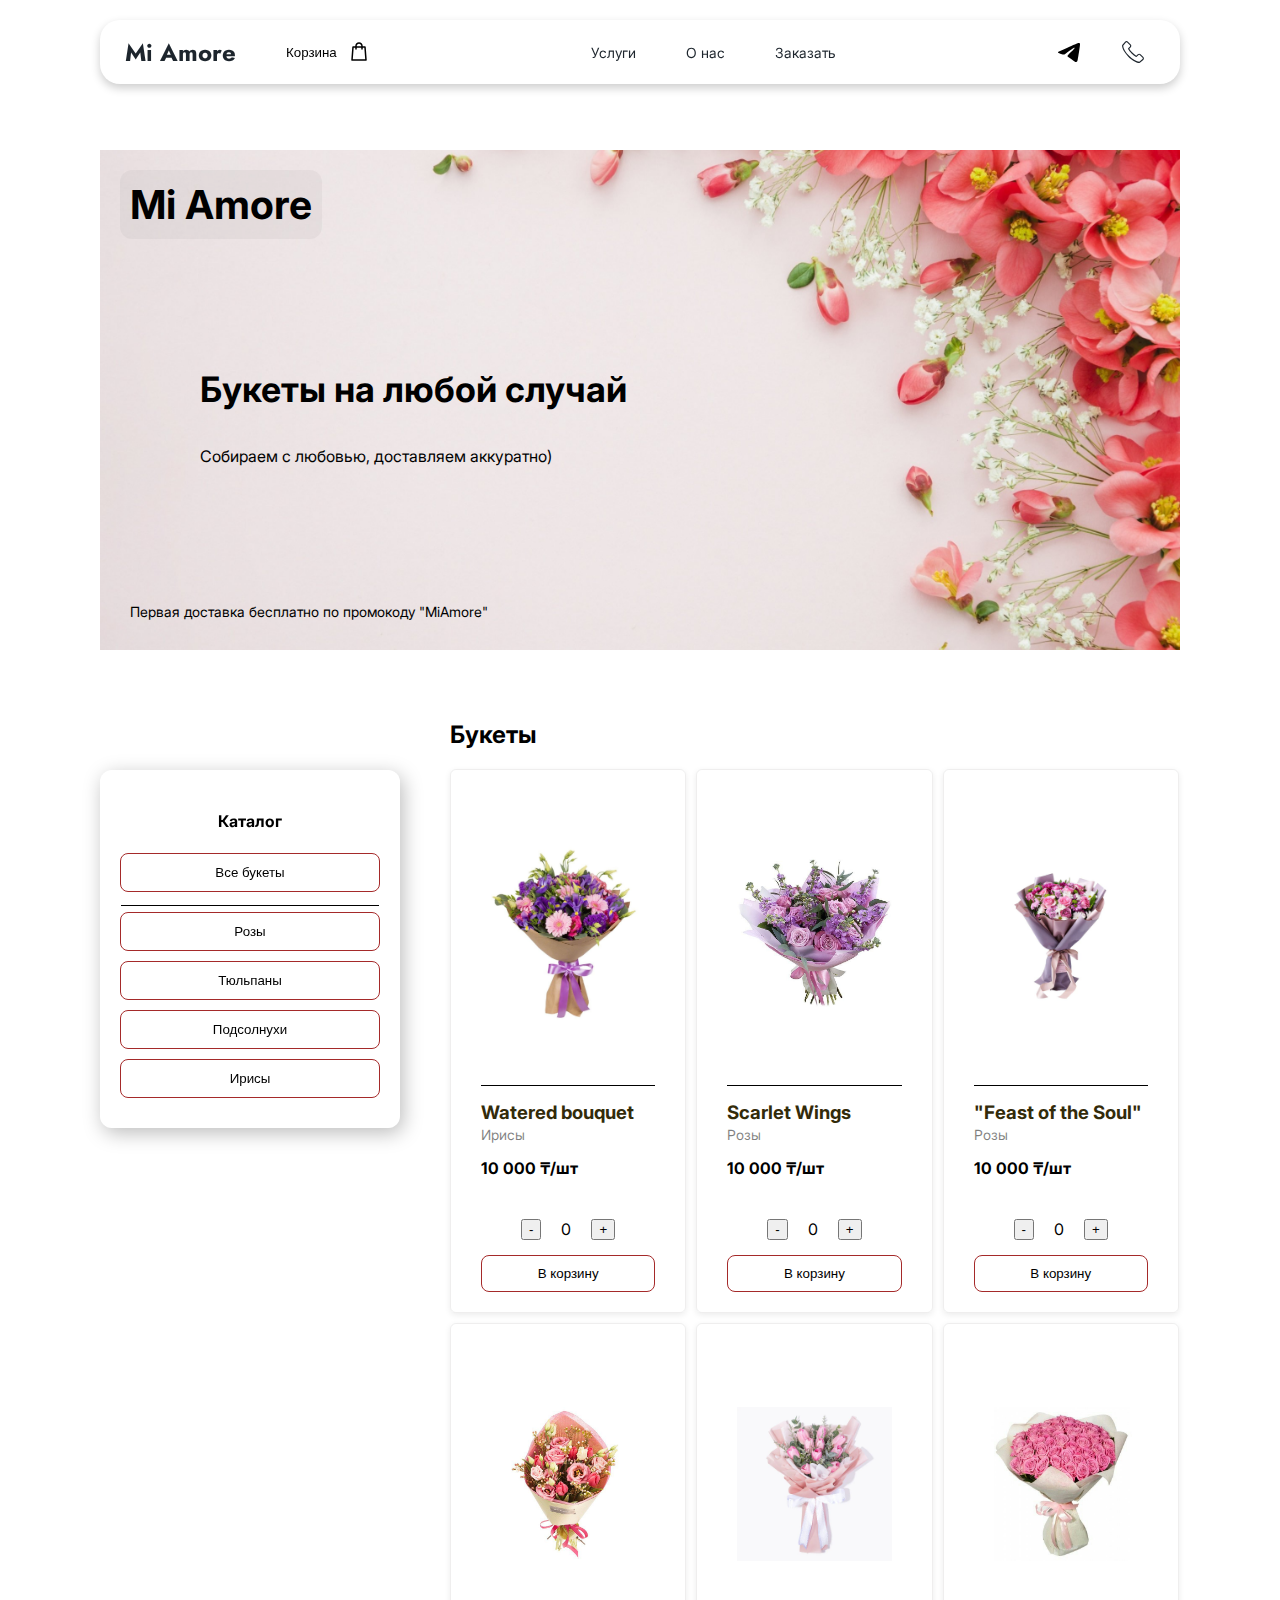
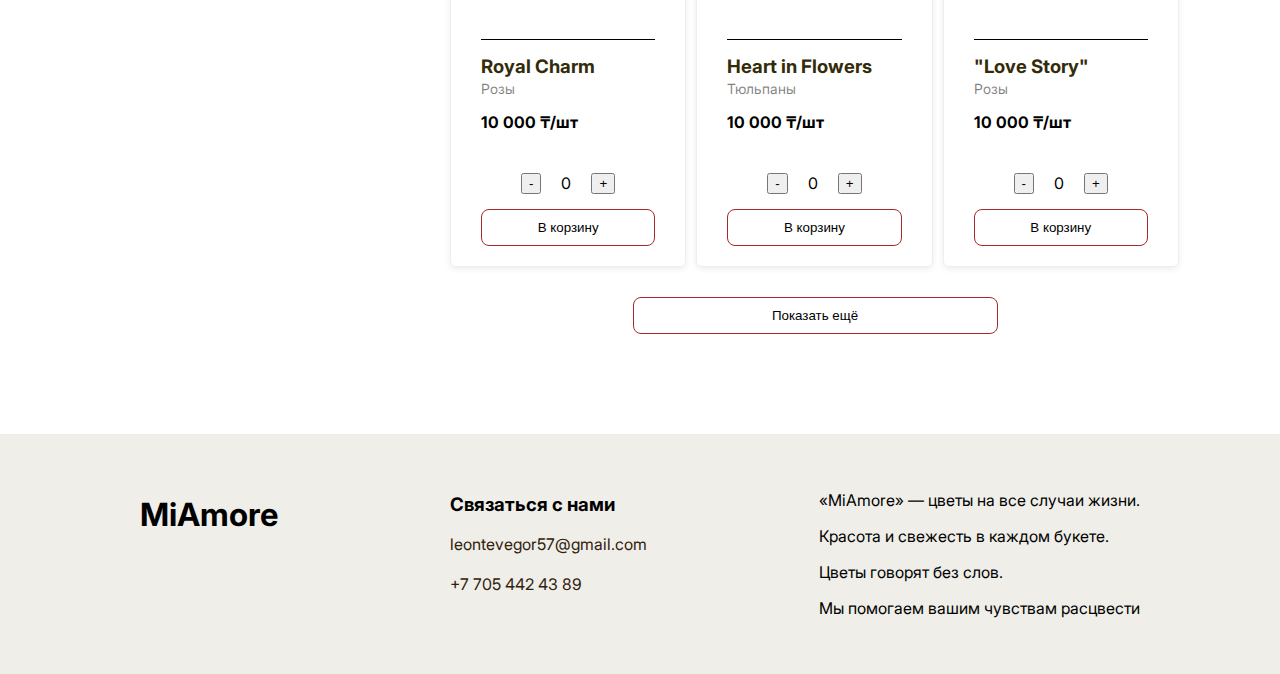
<file: index.html>
<!DOCTYPE html>
<html lang="en">

<head>
    <meta charset="UTF-8">
    <meta name="viewport" content="width=device-width, initial-scale=1.0">
    <link rel="stylesheet" href="style.css">
    <script type="module" src="./js/main.js"></script>
    <title>Document</title>
</head>

<body>
    <header class="header">
        <div class="container">
            <div class="header__content">
                <div class="header__left-col">
                    <a href="/index.html" class="header__logo">
                        Mi Amore
                    </a>
                    <div class="header__input-label">
                        <button class="header__search-button">
                            Корзина
                            <svg class="header__search-icon" width="24" height="24" aria-hidden="true">
                                <use xlink:href="images/sprite.svg#icon-basket"></use>
                            </svg>
                        </button>
                        <div class="header__basket basket">
                            <div class="basket__scroll">
                                <ul class="basket__list">
                            </ul>

                            <div class="basket__empty-block">Корзина пока пуста</div>

                            </div>
                             <a class="basket__link btn" href="./basket-pay.html">Перейти к оформлению</a>
                        </div>
                    </div>
                </div>

                <ul class="header__nav">
                    <li class="header__nav-item">
                        <a href="#catalog" class="header__nav-link">Услуги</a>
                    </li>
                    <li class="header__nav-item">
                        <a href="#" class="header__nav-link">О нас</a>
                    </li>
                    <li class="header__nav-item">
                        <a href="./basket-pay.html" class="header__nav-link">Заказать</a>
                    </li>
                </ul>

                <ul class="header__contacts">
                    <li class="header__contacts-item">
                        <a class="header__contact"
                            href="https://t.me/eg1oria?text=Здравствуйте%2C+хочу+уточнить+информацию+по+вашим+услугам"
                            aria-label="Позвонить в компанию">
                            <svg class="header__phone-icon" width="24" height="24" aria-hidden="true">
                                <use xlink:href="images/sprite.svg#icon-tg"></use>
                            </svg>
                        </a>
                    </li>

                    <li class="header__contacts-item">
                        <a class="header__contact" href="tel:+7054424389" target="_blank"
                            aria-label="Позвонить в компанию">
                            <svg class="header__phone-icon" width="24" height="24" aria-hiddenм="true">
                                <use xlink:href="images/sprite.svg#icon-phone"></use>
                            </svg>
                        </a>
                    </li>
                </ul>
            </div>
        </div>
    </header>

    <div class="intro">
        <div class="container">

            <div class="intro__content">
                <p class="intro__logo">Mi Amore</p>
                <h1 class="intro__title">Букеты на любой случай</h1>
                <p class="intro__text">Собираем с любовью, доставляем аккуратно)</p>
                <p class="intro__subtext">Первая доставка бесплатно по промокоду "MiAmore"</p>
            </div>
        </div>
    </div>

    <main class="main">
        <div class="container">
            <div class="main__container">
                <div class="main__left">

                    <div class="main__left-content">
                        <h4 class="main__left-title" >Каталог</h4>
                        <ul class="main__left-list">
                            <li class="main__left-item"><button id="all" class="main__left-button"><a href="#catalog">Все букеты</a></button>
                            </li>
                            <li class="main__left-item"><button id="roseBtn" class="main__left-button"><a href="#catalog">Розы</a></button>
                            </li>
                            <li class="main__left-item"><button id="toulBtn" class="main__left-button"><a href="#catalog">Тюльпаны</a></button>
                            </li>
                            <li class="main__left-item"><button id="sunflBtn"
                                    class="main__left-button"><a href="#catalog">Подсолнухи</a></button></li>
                            <li class="main__left-item"><button id="irisBtn" class="main__left-button"><a href="#catalog">Ирисы</a></button>
                            </li>
                        </ul>
                    </div>
                </div>

                <div class="main__right" id="catalog">
                    <h2 class="main__right-title">Букеты
                    </h2>

                    <ul class="main__right-list"></ul>
                    <button id="loadMore">Показать ещё</button>
                </div>
            </div>
        </div>
    </main>

    <footer class="footer">
        <div class="container">
            <div class="footer__content">
                <h1 class="footer__logo">MiAmore</h1>
                <div class="footer__contacts">
                    <h3 class="footer__contacts-title">Связаться с нами</h3>
                    <div class="footer__contacts-items">
                        <a href="mail:leontevegor57@gmail.com" class="footer__contacts-mail">leontevegor57@gmail.com</a>
                        <a class="footer__contacts-phone" href="tel:+7054424389" target="_blank"
                            aria-label="Позвонить в компанию">+7 705 442 43 89</a>
                    </div>
                </div>

                <div class="footer__slogan">
                    <p class="footer__slogan-title">«MiAmore» — цветы на все случаи жизни.</p>
                    <p class="footer__slogan-subtitle">Красота и свежесть в каждом букете.</p>
                    <p class="footer__slogan-subtitle">Цветы говорят без слов.</p>
                    <p class="footer__slogan-subtitle">Мы помогаем вашим чувствам расцвести</p>
                </div>
            </div>
        </div>
    </footer>


    
</body>

</html>
</file>
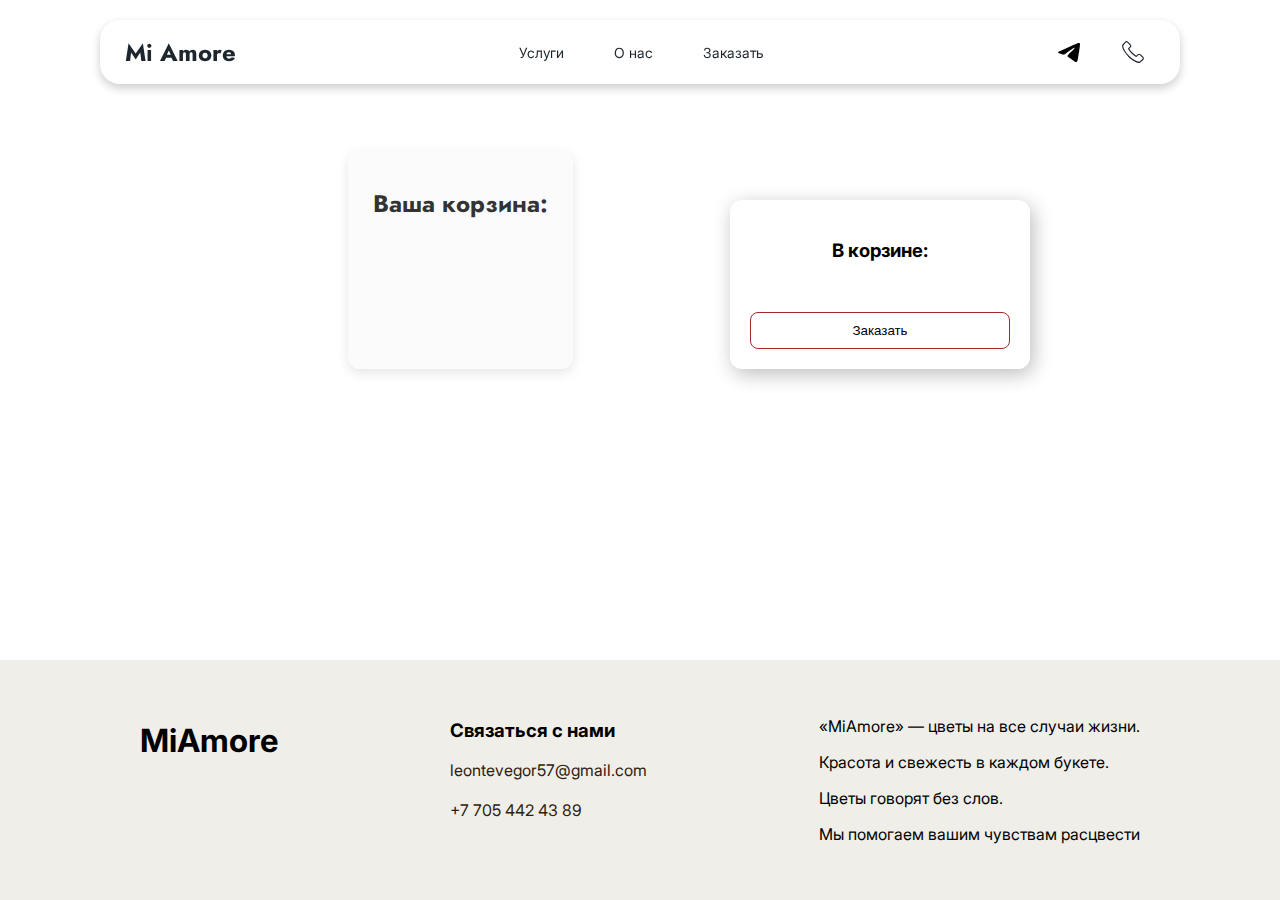
<file: basket-pay.html>
<!DOCTYPE html>
<html lang="en">

<head>
    <meta charset="UTF-8">
    <meta name="viewport" content="width=device-width, initial-scale=1.0">

    <title>Document</title>
    <link rel="stylesheet" href="style.css">
</head>

<body>

    <header class="header">
        <div class="container">
            <div class="header__content">
                <div class="header__left-col">
                    <a href="/index.html" class="header__logo">
                        Mi Amore
                    </a>
                </div>

                <ul class="header__nav">
                    <li class="header__nav-item">
                        <a href="index.html#catalog" class="header__nav-link">Услуги</a>
                    </li>
                    <li class="header__nav-item">
                        <a href="#" class="header__nav-link">О нас</a>
                    </li>
                    <li class="header__nav-item">
                        <a href="#" class="header__nav-link">Заказать</a>
                    </li>
                </ul>

                <ul class="header__contacts">
                    <li class="header__contacts-item">
                        <a class="header__contact"
                            href="https://t.me/eg1oria?text=Здравствуйте%2C+хочу+уточнить+информацию+по+вашим+услугам"
                            aria-label="Позвонить в компанию">
                            <svg class="header__phone-icon" width="24" height="24" aria-hidden="true">
                                <use xlink:href="images/sprite.svg#icon-tg"></use>
                            </svg>
                        </a>
                    </li>

                    <li class="header__contacts-item">
                        <a class="header__contact" href="tel:+7054424389" target="_blank"
                            aria-label="Позвонить в компанию">
                            <svg class="header__phone-icon" width="24" height="24" aria-hiddenм="true">
                                <use xlink:href="images/sprite.svg#icon-phone"></use>
                            </svg>
                        </a>
                    </li>
                </ul>
            </div>
        </div>
    </header>

    <main class="pay">
        <div class="container">
            <div class="pay__content">

                <div class="pay__left">
                <h1 class="pay__title">
                    Ваша корзина:
                </h1>
                <ul class="pay__list"></ul>
            </div>


            <div class="pay__right">
                <div class="pay__right-content">
                    <h3 class="pay__right-title">
                    В корзине:
                </h3>
                <span class="pay__right-count"></span>
                <p class="pay__right-summ"></p>

                <button class="pay__right-btn">Заказать</button>
                </div>
                
            </div>

            </div>
            
        </div>
    </main>



    <footer class="footer">
        <div class="container">
            <div class="footer__content">
                <h1 class="footer__logo">MiAmore</h1>
                <div class="footer__contacts">
                    <h3 class="footer__contacts-title">Связаться с нами</h3>
                    <div class="footer__contacts-items">
                        <a href="mail:leontevegor57@gmail.com" class="footer__contacts-mail">leontevegor57@gmail.com</a>
                        <a class="footer__contacts-phone" href="tel:+7054424389" target="_blank"
                            aria-label="Позвонить в компанию">+7 705 442 43 89</a>
                    </div>
                </div>

                <div class="footer__slogan">
                    <p class="footer__slogan-title">«MiAmore» — цветы на все случаи жизни.</p>
                    <p class="footer__slogan-subtitle">Красота и свежесть в каждом букете.</p>
                    <p class="footer__slogan-subtitle">Цветы говорят без слов.</p>
                    <p class="footer__slogan-subtitle">Мы помогаем вашим чувствам расцвести</p>
                </div>
            </div>
        </div>
    </footer>


    <script type="module" src="./js/main.js" defer></script>
</body>

</html>
</file>
<file: style.css>
/* Global */
/* ---------------------------------- */
@font-face {
  font-family: "Jost";
  src: url("/fonts/Jost-Regular.ttf") format("truetype");
  font-weight: 400;
  font-style: normal;
}
@font-face {
  font-family: "Jost";
  src: url("/fonts/Jost-Bold.ttf") format("truetype");
  font-weight: 700;
  font-style: normal;
}
@font-face {
  font-family: "Inter";
  src: url("/fonts/Inter_24pt-Regular.ttf") format("truetype");
  font-weight: 300;
  font-style: normal;
}
@font-face {
  font-family: "Inter";
  src: url("/fonts/Inter_24pt-Bold.ttf") format("truetype");
  font-weight: 600;
  font-style: normal;
}
.container {
  max-width: 1440px;
  margin: 0 auto;
  padding: 0 100px;
}

*,
*::after,
*::before {
  box-sizing: border-box;
}

html {
  scroll-behavior: smooth;
}

body {
  font-weight: 300;
  display: flex;
  flex-direction: column;
  font-family: "Inter", sans-serif;
  margin: 0;
  min-height: 100vh;
  padding: 0;
  position: relative;
}

img {
  display: block;
  max-width: 100%;
  -o-object-fit: cover;
     object-fit: cover;
}

li {
  list-style-type: none;
}

ul {
  padding: 0;
  margin: 0;
}

/* Blocks */
/* ---------------------------------- */
.header {
  width: 100%;
  position: fixed;
  padding: 20px 0;
  top: 0;
  left: 0;
  z-index: 100;
}
.header__content {
  display: flex;
  justify-content: space-between;
  background-color: #ffffff;
  padding: 10px 25px;
  border-radius: 20px;
  box-shadow: 0px 4px 10px rgba(0, 0, 0, 0.2);
}
.header__logo {
  font-family: Jost, sans-serif;
  font-size: 24px;
  font-weight: bold;
  color: #1d252d;
  text-decoration: none;
  margin: 0;
}
.header__left-col {
  display: flex;
  align-items: center;
  gap: 40px;
}
.header__btn {
  border: 1px solid #524a31;
  border-radius: 25px;
  font-family: "Inter", sans-serif;
  font-size: 14px;
  font-weight: 600;
  display: flex;
  align-items: center;
  gap: 5px;
  padding: 5px 8px;
  background-color: black;
  color: white;
}
.header__btn:hover {
  cursor: pointer;
  background-color: rgba(0, 0, 0, 0.877);
}
.header__menu-logo {
  color: white;
}
.header__nav {
  display: flex;
  gap: 50px;
}
.header__nav-link {
  text-decoration: none;
  color: #1d252d;
  height: 100%;
  display: flex;
  align-items: center;
}
.header__nav-item {
  font-family: "Inter", sans-serif;
  font-size: 14px;
  color: #1d252d;
  display: flex;
  flex-direction: column;
  align-items: center;
  justify-content: center;
}
.header__nav-item:hover {
  cursor: pointer;
  text-decoration: underline;
}
.header__contacts {
  display: flex;
  justify-content: center;
  align-items: center;
  gap: 20px;
  flex-wrap: wrap;
}
.header__contact {
  color: #1d252d;
  border-radius: 20px;
  cursor: pointer;
  padding: 10px;
  display: flex;
  justify-content: center;
}
.header__contacts-item {
  border-radius: 50%;
}
.header__contact:hover {
  background-color: rgba(220, 220, 220, 0.479);
}
.header__menu {
  width: 25%;
  display: flex;
  flex-direction: column;
  gap: 20px;
  height: 100vh;
  position: absolute;
  top: 0;
  left: 0;
  background-color: rgba(82, 82, 82, 0.7529411765);
  box-shadow: 2px 0 10px rgba(0, 0, 0, 0.1);
  z-index: 1000;
  padding: 20px;
  transition: display 1s linear;
  opacity: 0;
  transform: translateX(-100%);
  pointer-events: none;
  transition: all 0.4s ease;
}
.header__menu-active {
  opacity: 1;
  transform: translateX(0);
  pointer-events: auto;
}
.header__input-label {
  display: flex;
  align-items: center;
  justify-content: center;
  gap: 5px;
}
.header__input {
  border: 1px solid rgb(151, 116, 85);
  border-radius: 20px;
  width: 150px;
  padding: 12px 10px 10px 13px;
}
.header__input:hover {
  border: 1px solid rgb(138, 101, 68);
}
.header__search-button {
  border: none;
  background-color: #fff;
  cursor: pointer;
  display: flex;
  padding: 10px 10px;
  border-radius: 16px;
  gap: 10px;
  align-items: center;
}
.header__search-button:hover {
  background-color: rgba(45, 45, 51, 0.062);
}

.start-img {
  width: 100%;
  clip-path: polygon(0 35%, 100% 35%, 100% 100%, 0% 100%);
  margin: -130px 0 80px 0;
}

.intro {
  margin: 150px 0 70px 0;
}
.intro__content {
  background: url("/images/imfg-fone.jpg") no-repeat center/cover;
  width: 100%;
  height: 500px;
  padding: 100px;
  display: flex;
  flex-direction: column;
  align-items: left;
  justify-content: center;
  position: relative;
}
.intro__title {
  margin: 50px 0 20px 0;
  font-size: 35px;
}
.intro__subtext {
  font-size: 14px;
  margin: auto 0 0 0;
  position: absolute;
  bottom: 30px;
  left: 30px;
}
.intro__logo {
  font-size: 40px;
  font-weight: bold;
  position: absolute;
  top: 20px;
  left: 20px;
  margin: 0;
  background-color: rgba(0, 0, 0, 0.0352941176);
  padding: 10px;
  border-radius: 12px;
}

.main {
  margin: 0 0 70px 0;
}
.main__right {
  display: flex;
  flex-direction: column;
  width: 100%;
}
.main__right-title {
  margin: 0 0 20px 0;
}
.main__right-item {
  padding: 10px 30px 20px 30px;
  display: flex;
  flex-direction: column;
  border: 1px solid rgba(10, 7, 7, 0.068);
  border-radius: 6px;
  width: calc(33.33% - 7px);
  box-shadow: 0 2px 6px rgba(0, 0, 0, 0.08);
}
.main__right-list {
  display: flex;
  gap: 10px;
  flex-wrap: wrap;
  width: 200px;
  width: 100%;
}
.main__item-title::before {
  content: "";
  display: block;
  height: 1px;
  background-color: black;
  margin: 5px 0 15px 0;
}
.main__item-title {
  margin: 0;
  color: rgb(51, 43, 10);
}
.main__item-subtitle {
  margin: 2px 0 15px 0;
  font-weight: 400;
  font-size: 14px;
  color: rgba(0, 0, 0, 0.5137254902);
}
.main__item-price {
  font-weight: bold;
  display: block;
  margin: 0 0 25px 0;
}
.main__buttons {
  display: flex;
  flex-direction: column;
}
.main__buy-button {
  width: 100%;
  padding: 10px;
  border: 1px solid brown;
  background-color: transparent;
  border-radius: 8px;
  transition: background-color 0.2s linear;
  cursor: pointer;
}
.main__buy-button:hover {
  background-color: rgba(250, 128, 114, 0.356);
}
.main__count-container {
  display: flex;
  align-items: center;
  justify-content: center;
  gap: 20px;
}
.main__buttons {
  margin: auto 0 0 0;
}
.main__img {
  padding: 10px;
  max-width: 100%;
  max-height: 100%;
}
.main__img-container {
  height: 300px;
  display: flex;
  flex-direction: column;
  align-items: center;
  justify-content: center;
}
.main__container {
  display: flex;
  gap: 50px;
}
.main__left {
  position: relative;
  display: flex;
  flex-direction: column;
}
.main__left-content {
  width: 300px;
  height: auto;
  background-color: rgba(255, 255, 255, 0.212);
  margin: 50px 0 0 0;
  padding: 20px;
  display: flex;
  flex-direction: column;
  align-items: center;
  border-radius: 12px;
  box-shadow: 3px 5px 20px rgba(0, 0, 0, 0.267);
  position: sticky;
  top: 150px;
}
.main__left-item {
  margin: 0 0 10px 0;
  width: 100%;
}
.main__left-list {
  width: 100%;
}
.main__left-button {
  width: 100%;
  border: 1px solid brown;
  background-color: transparent;
  border-radius: 8px;
  transition: background-color 0.2s linear;
  cursor: pointer;
  display: flex;
}
.main__left-button:hover {
  background-color: rgba(250, 128, 114, 0.356);
}
.main__left-button a {
  width: 100%;
  padding: 10px;
  border-radius: 8px;
  transition: background-color 0.2s linear;
  color: #000;
  text-decoration: none;
}

#catalog {
  scroll-margin-top: 100px;
}

#all {
  margin: 0 0 20px 0;
  position: relative;
}
#all::after {
  content: "";
  height: 1px;
  background-color: black;
  position: absolute;
  width: 100%;
  bottom: -15px;
  left: 0;
}

#loadMore {
  margin: 30px auto;
  width: 50%;
  padding: 10px;
  border: 1px solid brown;
  background-color: transparent;
  border-radius: 8px;
  transition: background-color 0.2s linear;
  cursor: pointer;
}
#loadMore:hover {
  background-color: rgba(250, 128, 114, 0.356);
}
#loadMore:disabled {
  background-color: rgba(126, 125, 125, 0.3490196078);
  border-color: gray;
  cursor: default;
}

.added {
  background-color: rgba(250, 128, 114, 0.356);
}

.basket {
  background-color: #ffffff;
  border-radius: 8px;
  padding: 16px;
  position: absolute;
  left: 20%;
  top: 100%;
  box-shadow: 0 10px 60px 0 rgba(72, 72, 72, 0.1019607843);
  opacity: 0;
  transform: translateY(-20px);
  pointer-events: none;
  transition: opacity 0.3s linear, transform 0.3s linear;
  z-index: 10;
  width: auto;
  display: flex;
  flex-direction: column;
  align-items: center;
}
.basket__scroll {
  max-height: 300px;
  overflow-y: auto;
  width: 100%;
  padding-right: 5px;
}
.basket .basket__scroll::-webkit-scrollbar {
  width: 6px;
}
.basket .basket__scroll::-webkit-scrollbar-thumb {
  background-color: rgba(0, 0, 0, 0.274);
  border-radius: 3px;
}
.basket--active {
  opacity: 1;
  transform: translateY(0);
  pointer-events: all;
}
.basket__empty-block {
  text-align: center;
  padding: 40px 100px;
  width: auto;
}
.basket__list {
  display: flex;
  flex-direction: column;
  gap: 16px;
  list-style: none;
  margin: 0 0 16px;
  padding: 0;
}
.basket__item {
  display: grid;
  gap: 20px;
  grid-template-columns: 75px 115px 20px 1fr 40px;
  align-items: center;
  font-size: 14px;
  font-weight: 500;
  line-height: 16.8px;
  border: 1px solid burlywood;
  padding: 10px 20px 10px 10px;
  border-radius: 12px;
  transition: background 0.1s linear;
}
.basket__item:hover {
  background-color: rgba(222, 184, 135, 0.151);
}
.basket__img {
  align-items: flex-start;
  background-color: white;
  border-radius: 6px;
  display: flex;
  height: 75px;
  justify-content: center;
  width: 75px;
  overflow: hidden;
}
.basket__img img {
  height: 75px;
  -o-object-fit: contain;
     object-fit: contain;
  width: 75px;
}
.basket__link {
  display: none;
  flex-direction: column;
  padding: 7px 10px;
  color: #000;
  text-decoration: none;
  border: 1px solid brown;
  border-radius: 8px;
  margin: 10px 0 0 0;
  transition: background 0.2s linear;
}
.basket__link:hover {
  background-color: rgba(250, 128, 114, 0.356);
}

.main__menu-icon {
  padding: 0;
  width: 20px;
  height: 20px;
}

.basket__item-close {
  width: 40px;
  height: 40px;
  display: flex;
  flex-direction: column;
  align-items: center;
  justify-content: center;
  position: relative;
  background-color: transparent;
  cursor: pointer;
  border-radius: 8px;
  border: none;
  transition: background 0.2s linear, box-shadow 0.1s linear;
}
.basket__item-close:hover {
  background-color: rgba(255, 255, 255, 0.5019607843);
  box-shadow: 0 0 5px 1px rgba(224, 38, 17, 0.568);
}

.footer {
  background-color: rgba(151, 141, 110, 0.1529411765);
  margin: auto 0 0 0;
}
.footer__content {
  display: flex;
  justify-content: space-between;
  padding: 40px;
}
.footer__contacts {
  display: flex;
  flex-direction: column;
}
.footer__contacts-items {
  display: flex;
  flex-direction: column;
  gap: 20px;
}
.footer__contacts-mail {
  color: rgb(48, 32, 12);
  text-decoration: none;
}
.footer__contacts-mail:hover {
  text-decoration: underline;
}
.footer__contacts-phone {
  color: rgb(48, 32, 12);
  display: block;
  opacity: 1;
  text-decoration: none;
}
.footer__contacts-phone:hover {
  text-decoration: underline;
}

.pay {
  margin: 150px;
  position: relative;
}
.pay__left {
  background-color: rgba(249, 249, 249, 0.6039215686);
  padding: 20px 25px;
  border-radius: 12px;
  box-shadow: 0 4px 12px rgba(0, 0, 0, 0.1);
  max-width: 500px;
  margin: 0 auto;
}
.pay__content {
  display: flex;
  gap: 60px;
}
.pay__title {
  font-family: "Jost", sans-serif;
  font-size: 24px;
  font-weight: 600;
  color: #333;
  margin-bottom: 20px;
  text-align: center;
}
.pay__list {
  padding: 0;
  margin: 0;
  display: flex;
  flex-direction: column;
  gap: 15px;
}
.pay__list li {
  display: flex;
  justify-content: space-between;
  align-items: center;
  background-color: #fff;
  padding: 12px 16px;
  border-radius: 10px;
  box-shadow: 0 2px 6px rgba(0, 0, 0, 0.05);
  transition: transform 0.2s, box-shadow 0.2s;
}
.pay__list li:hover {
  transform: translateY(-2px);
  box-shadow: 0 6px 12px rgba(0, 0, 0, 0.1);
}
.pay__name {
  font-size: 16px;
  color: #555;
}
.pay__price {
  font-weight: 600;
  color: rgba(0, 132, 255, 0.6156862745);
}
.pay__item {
  display: grid;
  grid-template-columns: 120px 150px 100px 1fr;
  gap: 20px;
  align-items: center;
  justify-content: center;
  border: 1px solid rgba(245, 111, 70, 0.459);
  padding: 10px;
}
.pay__right {
  position: relative;
  display: flex;
  flex-direction: column;
}
.pay__right-content {
  width: 300px;
  height: auto;
  background-color: rgba(255, 255, 255, 0.212);
  margin: 50px 0 0 0;
  padding: 20px;
  display: flex;
  flex-direction: column;
  align-items: center;
  border-radius: 12px;
  box-shadow: 3px 5px 20px rgba(0, 0, 0, 0.267);
  position: sticky;
  top: 150px;
}
.pay__right-btn {
  width: 100%;
  padding: 10px;
  border: 1px solid brown;
  background-color: transparent;
  border-radius: 8px;
  transition: background-color 0.2s linear;
  cursor: pointer;
}
.pay__right-btn:hover {
  background-color: rgba(250, 128, 114, 0.356);
}/*# sourceMappingURL=style.css.map */
</file>
